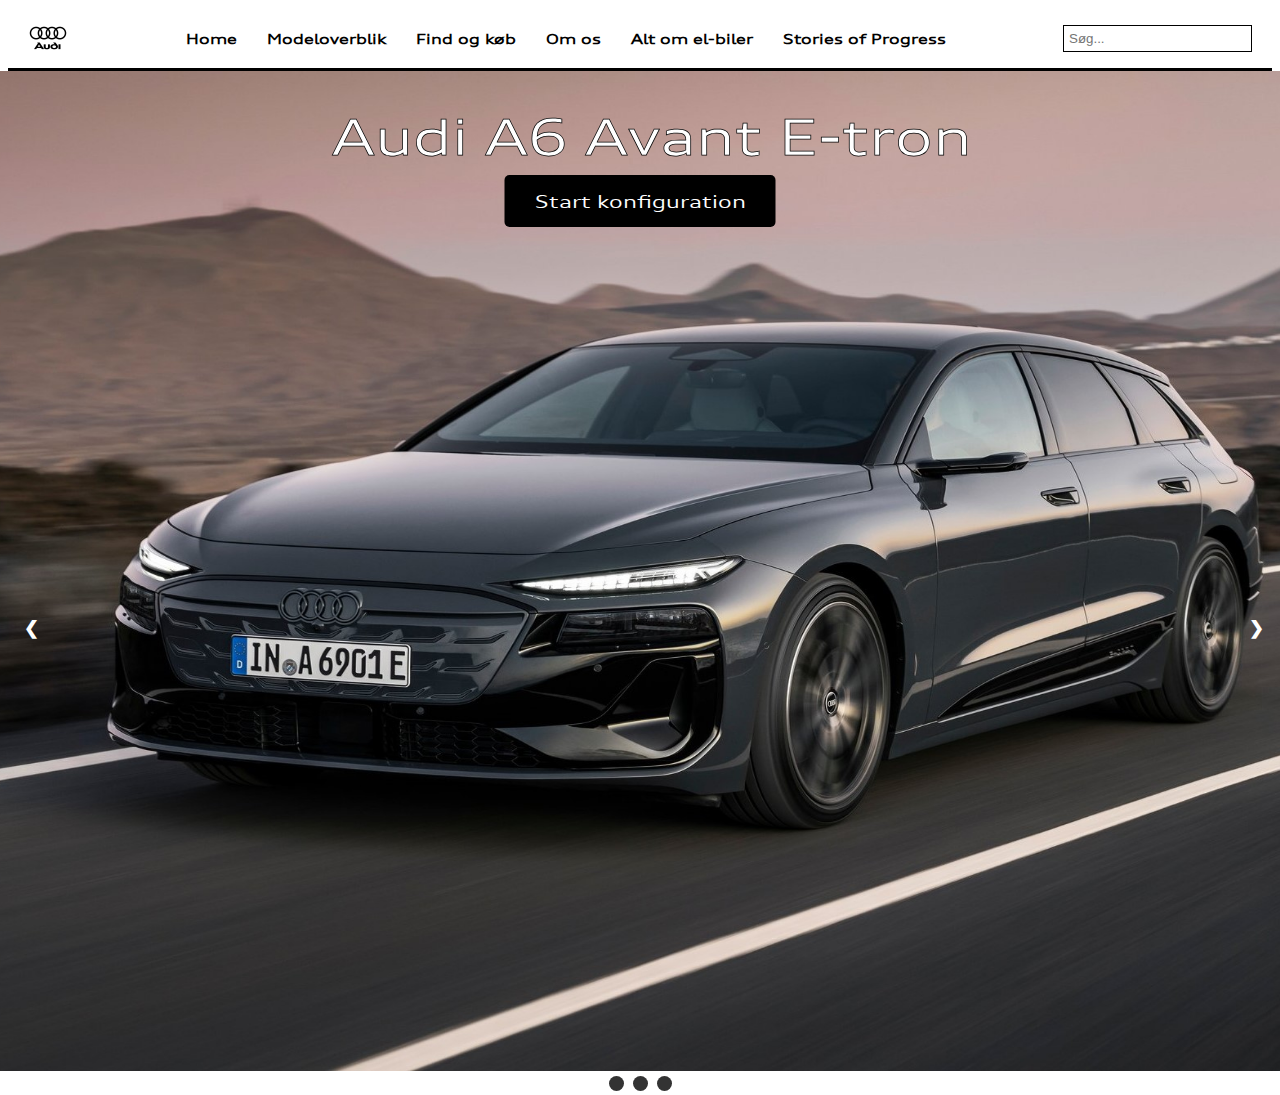
<file: JSprojekt/html/index.html>
<!DOCTYPE html>
<html lang="da">
  <head>
    <meta charset="UTF-8" />
    <meta name="viewport" content="width=device-width, initial-scale=1.0" />
    <title>Audi</title>
    <script src="/JSprojekt/jscript/ilyas.js" defer></script>
    <script src="/JSprojekt/jscript/carjs.js" defer></script>
    <script src="/JSprojekt/jscript/slides.js" defer></script>
    <link rel="stylesheet" href="/JSprojekt/css/stylesheets.css" />
  </head>
  <body>
    <nav class="ilyas-navbar">
      <img src="/JSprojekt/Billeder/audi_logo.png" alt="Audi Logo" class="ilyas-logo">
      <ul class="ilyas-nav-links">
          <li class="ilyas-dropdown">
              <a href="#">Home</a>
              <ul class="ilyas-dropdown-menu">
                  <li><a href="#">Book prøvetur</a></li>
                  <li><a href="#">Find forhandler</a></li>
                  <li><a href="car.html">Priser og brochurer</a></li>
              </ul>
          </li>
          <li class="ilyas-dropdown">
              <a href="#">Modeloverblik</a>
              <ul class="ilyas-dropdown-menu" id="ilyas-model-list"></ul>
          </li>
          <li class="ilyas-dropdown">
              <a href="#">Find og køb</a>
              <ul class="ilyas-dropdown-menu">
                  <li><a href="#">Kampagner</a></li>
                  <li><a href="#">Finansiering</a></li>
                  <li><a href="#">Forsikring</a></li>
                  <li><a href="#">Elektrisk & Hybrid</a></li>
                  <li><a href="#">Opladning</a></li>
              </ul>
          </li>
          <li class="ilyas-dropdown">
              <a href="#">Om os</a>
              <ul class="ilyas-dropdown-menu">
                  <li><a href="#">Audi SPORT</a></li>
                  <li><a href="#">Om Audi</a></li>
                  <li><a href="#">Kontakt os</a></li>
                  <li><a href="#">Karriere</a></li>
              </ul>
          </li>
          <li class="ilyas-dropdown">
              <a href="#">Alt om el-biler</a>
              <ul class="ilyas-dropdown-menu">
                  <li><a href="#">System</a></li>
                  <li><a href="#">Tilslutningsmuligheder</a></li>
                  <li><a href="#">Forsikring</a></li>
                  <li><a href="#">Andet</a></li>
              </ul>
          </li>
          <li class="ilyas-dropdown">
              <a href="#">Stories of Progress</a>
              <ul class="ilyas-dropdown-menu">
                  <li><a href="#">Audi 1910</a></li>
                  <li><a href="#">Audi 1932</a></li>
                  <li><a href="#">Audi S</a></li>
              </ul>
          </li>
      </ul>
      <input type="text" class="ilyas-search" placeholder="Søg...">
  </nav>

  <!--vithu-->
    <!-- Slideshow container -->
    <div class="slideshow-container">
      <!-- Slide 1 -->
      <div class="mySlides fade">
        <div class="numbertext" style="margin-left: -250px">1 / 3</div>
        <div class="billede">
          <img
            src="/JSprojekt/Billeder/Audi-A6-Avant-e-tron.jpg"
            style="width: 1500px; height: 1000px; margin-left: -257.5px"
          />
        </div>
        <div class="text">Audi A6 Avant E-tron</div>
      </div>

      <!-- Slide 2 -->
      <div class="mySlides fade">
        <div class="numbertext" style="margin-left: -250px">2 / 3</div>
        <div class="billede">
          <img
            src="/JSprojekt/Billeder/Audi-Q4-e-tron-1.jpg"
            style="width: 1500px; height: 1000px; margin-left: -257.5px"
          />
        </div>
        <div class="text">Audi Q4 E-tron</div>
      </div>

      <!-- Slide 3 -->
      <div class="mySlides fade">
        <div class="numbertext" style="margin-left: -250px">3 / 3</div>
        <div class="billede">
          <img
            src="/JSprojekt/Billeder/2023-audi-r8-gt-front-three-quarters-motion-3-1664827965.avif"
            style="width: 1500px; height: 1000px; margin-left: -257.5px"
          />
        </div>
        <div class="text">Audi R8 GT</div>
      </div>
    </div>

    <!-- Navigation Buttons -->
    <a class="prev" onclick="plusSlides(-1)" style="margin-top: 150px"
      >&#10094;</a
    >
    <a class="next" onclick="plusSlides(1)" style="margin-top: 150px"
      >&#10095;</a
    >

    <!-- Dots Navigation -->
    <div style="text-align: center">
      <span class="dot" onclick="currentSlide(1)"></span>
      <span class="dot" onclick="currentSlide(2)"></span>
      <span class="dot" onclick="currentSlide(3)"></span>
    </div>

    <div class="button-containter">
      <button class="see-more-button " onclick="window.location.href='car.html'">
        Start konfiguration
      </button>
    </div>
  </body>
</html>
</file>
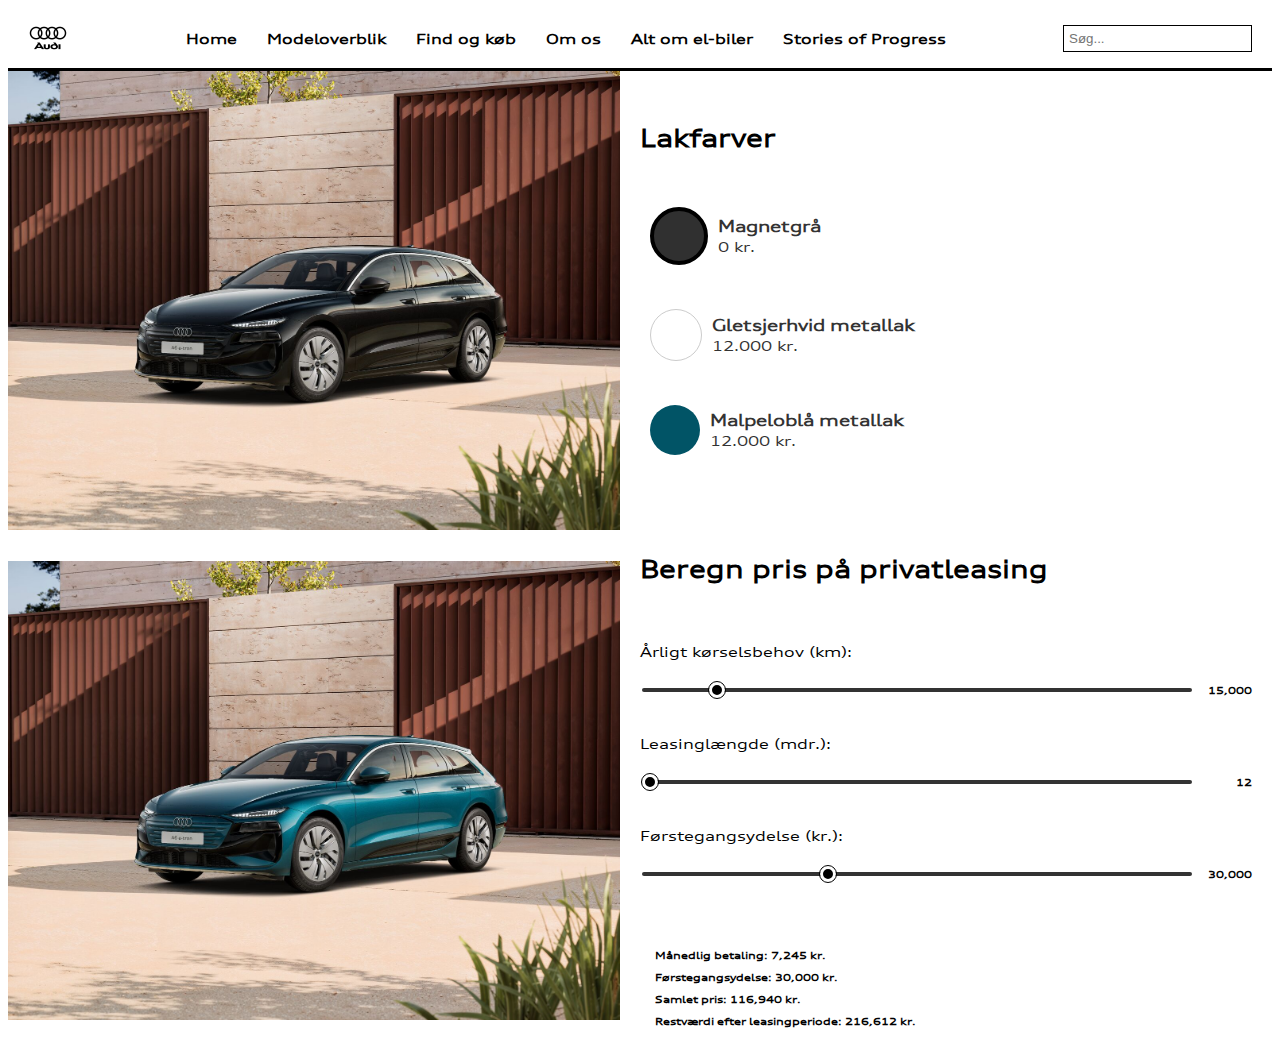
<file: JSprojekt/html/car.html>
<!DOCTYPE html>
<html lang="en">
  <head>
    <meta charset="UTF-8" />
    <meta name="viewport" content="width=device-width, initial-scale=1.0" />
    <title>Car Color Selector</title>
    <script src="/JSprojekt/jscript/ilyas.js" defer></script>
    <link rel="stylesheet" href="/JSprojekt/css/stylesheets.css" />
  </head>
  <body>
    <!-- ilyas -->
    <nav class="ilyas-navbar">
      <img src="/JSprojekt/Billeder/audi_logo.png" alt="Audi Logo" class="ilyas-logo">
      <ul class="ilyas-nav-links">
          <li class="ilyas-dropdown">
              <a href="index.html">Home</a>
              <ul class="ilyas-dropdown-menu">
                  <li><a href="#">Book prøvetur</a></li>
                  <li><a href="#">Find forhandler</a></li>
                  <li><a href="car.html">Priser og brochurer</a></li>
              </ul>
          </li>
          <li class="ilyas-dropdown">
              <a href="#">Modeloverblik</a>
              <ul class="ilyas-dropdown-menu" id="ilyas-model-list"></ul>
          </li>
          <li class="ilyas-dropdown">
              <a href="#">Find og køb</a>
              <ul class="ilyas-dropdown-menu">
                  <li><a href="#">Kampagner</a></li>
                  <li><a href="#">Finansiering</a></li>
                  <li><a href="#">Forsikring</a></li>
                  <li><a href="#">Elektrisk & Hybrid</a></li>
                  <li><a href="#">Opladning</a></li>
              </ul>
          </li>
          <li class="ilyas-dropdown">
              <a href="#">Om os</a>
              <ul class="ilyas-dropdown-menu">
                  <li><a href="#">Audi SPORT</a></li>
                  <li><a href="#">Om Audi</a></li>
                  <li><a href="#">Kontakt os</a></li>
                  <li><a href="#">Karriere</a></li>
              </ul>
          </li>
          <li class="ilyas-dropdown">
              <a href="#">Alt om el-biler</a>
              <ul class="ilyas-dropdown-menu">
                  <li><a href="#">System</a></li>
                  <li><a href="#">Tilslutningsmuligheder</a></li>
                  <li><a href="#">Forsikring</a></li>
                  <li><a href="#">Andet</a></li>
              </ul>
          </li>
          <li class="ilyas-dropdown">
              <a href="#">Stories of Progress</a>
              <ul class="ilyas-dropdown-menu">
                  <li><a href="#">Audi 1910</a></li>
                  <li><a href="#">Audi 1932</a></li>
                  <li><a href="#">Audi S</a></li>
              </ul>
          </li>
      </ul>
      <input type="text" class="ilyas-search" placeholder="Søg...">
  </nav>
 
    <!-- Jakob's kode -->
    <div class="car-selector-container">
      <div class="car-selector-content">
        <div class="car-image-container">
          <img
            id="carImage"
            src="/JSprojekt/images/bluecar.jpeg"
            alt="Car Image"
          />
        </div>
        <div class="car-color-selector">
          <h2>Lakfarver</h2>
          <div class="car-color-option selected" id="black">
            <div class="color-circle black"></div>
            <div>
              <p>Magnetgrå</p>
              <span>0 kr.</span>
            </div>
          </div>

          <div class="car-color-option" id="white">
            <div class="color-circle white"></div>
            <div>
              <p>Gletsjerhvid metallak</p>
              <span>12.000 kr.</span>
            </div>
          </div>

          <div class="car-color-option" id="blue">
            <div class="color-circle blue"></div>
            <div>
              <p>Malpeloblå metallak</p>
              <span>12.000 kr.</span>
            </div>
          </div>
        </div>
      </div>
    </div>

    <script src="/JSprojekt/jscript/carjs.js" defer></script>

    <!-- Casper's kode -->

    <div id="navbar-container"></div>
    <div class="car-selector-container">
      <div class="car-selector-content">
        <div class="car-image-container">
          <img
            id="carImage"
            src="/JSprojekt/images/bluecar.jpeg"
            alt="Car Image"
          />
        </div>
        <div class="leasing-container">
          <h2>Beregn pris på privatleasing</h2>

          <label for="driveLength">Årligt kørselsbehov (km):</label>
          <div class="slider-container">
            <input
              type="range"
              id="driveLength"
              min="10000"
              max="50000"
              step="5000"
              value="15000"
            />
            <span id="driveLengthValue" class="value">15.000</span>
          </div>

          <label for="leasingMonths">Leasinglængde (mdr.):</label>
          <div class="slider-container">
            <input
              type="range"
              id="leasingMonths"
              min="12"
              max="48"
              step="12"
              value="12"
            />
            <span id="leasingValue" class="value">12</span>
          </div>

          <label for="initialPayment">Førstegangsydelse (kr.):</label>
          <div class="slider-container">
            <input
              type="range"
              id="initialPayment"
              min="20000"
              max="50000"
              step="5000"
              value="30000"
            />
            <span id="initialPaymentValue" class="value">30.000</span>
          </div>

          <div class="output" id="output"></div>
        </div>

        <script src="/JSprojekt/jscript/casper.js" defer></script>
      </div>
    </div>
  </body>
</html>
</file>
<file: JSprojekt/css/stylesheets.css>
/* Global reset */
* {
  border: 0px dotted black;
}

/* Ilyas */
.ilyas-navbar {
  background-color: white;
  border-bottom: 3px solid black;
  display: flex;
  align-items: center;
  justify-content: center; /* Center content horizontally */
  padding: 10px 20px;
  position: relative; /* Added to ensure z-index works */

  z-index: 100; /* Ensures navbar is in front of other elements */
}

.ilyas-logo {
  height: 40px;
}

.ilyas-nav-links {
  list-style: none;
  display: flex;
  padding: 0;
  margin: 0;
  flex-grow: 1;
  justify-content: center; /* Center nav links horizontally */
}

.ilyas-nav-links li {
  position: relative;
}

.ilyas-nav-links a {
  text-decoration: none;
  color: black;
  padding: 10px 15px;
  display: block;
  font-weight: bold;
  font-size: 14px; /* Ensures the text size is small */
}

.ilyas-nav-links a:hover {
  background-color: black;
  color: white;
}

.ilyas-dropdown-menu {
  display: none;
  position: absolute;
  top: 100%;
  left: 0;
  background-color: white;
  border: 1px solid black;
  list-style: none;
  padding: 0;
  width: 200px;
  z-index: 10; /* Ensures dropdown is in front of other elements */
  font-family: sans-serif; /* Ensure dropdown uses default font (not "auditype") */
}

.ilyas-dropdown:hover .ilyas-dropdown-menu {
  display: block;
}

.ilyas-dropdown-menu li {
  padding: 10px;
}

.ilyas-search {
  padding: 5px;
  border: 1px solid black;
}

/* Casper har lavet denne - skulle gerne være font fra Audi hjemmeside */
@font-face {
  font-family: "auditype";
  src: url(/font/Auditype\ Extended\ Normal.woff2) format(woff2),
    url(/font/Auditype\ Extended\ Bold.woff2) format(woff2);
  font-weight: normal;
  font-style: normal;
}

.h1 h2 h3 {
  font-family: inherit;
}

body {
  font-family: "auditype", sans-serif;
  background-color: #ffffff;
  color: #000000;
  padding: 0;
}

/* Casper leasing beregner */
.leasing-container {
  flex: 1;
  display: flex;
  flex-direction: column;
  gap: 24px;
  width: 100%;
  margin-right: 20px;
}

h2 {
  font-size: 24px;
  font-weight: bold;
  text-align: left;
  margin-bottom: 20px;
}

label {
  display: block;
  font-size: 14px;
  margin-top: 15px;
}

.slider-container {
  display: flex;
  align-items: center;
  justify-content: space-between;
}

input[type="range"] {
  flex: 1;
  -webkit-appearance: none;
  appearance: none;
  height: 4px;
  background: #333333;
  outline: none;
  border-radius: 2px;
  margin-right: 10px;
}

input[type="range"]::-webkit-slider-thumb {
  -webkit-appearance: none;
  width: 16px;
  height: 16px;
  background: #000000;
  border-radius: 50%;
  cursor: pointer;
  border: 3px solid white;
  outline: 1px solid black;
}

input[type="range"]::-moz-range-thumb {
  width: 16px;
  height: 16px;
  background: black;
  border-radius: 50%;
  cursor: pointer;
}

.value {
  width: 50px;
  text-align: right;
  font-weight: bold;
  font-size: 10px;
}

.output {
  font-size: 10px;
  font-weight: bold;
  margin-top: 20px;
  padding: 15px;
  background: #ffffff;
  border-radius: 0px;
  text-align: left;
}

/* VITHULAN */

/* Slideshow container */
.slideshow-container {
  max-width: 1000px;
  position: relative;
  margin: auto;
}

/* Hide the images by default */
.mySlides {
  display: none;
}

/* Next & previous buttons */
.prev,
.next {
  cursor: pointer;
  position: absolute;
  top: 50%;
  width: auto;
  margin-top: -22px;
  padding: 16px;
  color: #ffffff;
  font-weight: bold;
  font-size: 18px;
  transition: 0.6s ease;
  border-radius: 0 3px 3px 0;
  user-select: none;
}

/* Position the "next button" to the right */
.next {
  right: 0;
  border-radius: 3px 0 0 3px;
}

/* On hover, add a black background color with a little bit see-through */
.prev:hover,
.next:hover {
  background-color: #000000;
}

/* Caption text */
.text {
  color: #ffffff;
  font-family: inherit;
  -webkit-text-stroke: 0.75px #000000;
  font-size: 50px;
  padding: 8px 12px;
  position: absolute;
  bottom: 900px;
  width: 100%;
  text-align: center;
}

/* Number text (1/3 etc) */
.numbertext {
  color: #ffffff;
  font-size: 12px;
  padding: 8px 12px;
  position: absolute;
  top: 0;
}

/* The dots/bullets/indicators */
.dot {
  cursor: pointer;
  height: 15px;
  width: 15px;
  margin: 0 2px;
  background-color: #333333;
  border-radius: 50%;
  display: inline-block;
  transition: background-color 0.6s ease;
}

.active,
.dot:hover {
  background-color: #333333;
}

/* Fading animation */
.fade {
  animation-name: fade;
  animation-duration: 1.5s;
}

@keyframes fade {
  from {
    opacity: 0.4;
  }
  to {
    opacity: 1;
  }
}

.see-more-button {
  display: flex;
  background-color: #000000;
  color: #ffffff;
  justify-content: center;
  align-items: center;
  font-family: inherit;
  font-size: 18px;
  padding: 15px 30px;
  margin-top: -920px;
  text-align: center;
  position: relative;
  left: 50%;
  transform: translateX(-50%);
  cursor: pointer;
  border-radius: 5px;
}

.see-more-button:hover {
  background-color: #333333;
}

.button-container {
  text-align: center; /* Centrerer knappen horisontalt */
  margin-top: 20px; /* Giver lidt afstand fra slideren */
}

/* Jakob */
.car-color-selector h2 {
  text-align: left;
  align-self: flex-start;
}

.car-selector-content {
  display: flex;
  align-items: center;
  gap: 20px;
  flex-wrap: wrap;
  width: 100%;
}

.car-image-container {
  flex: 1;
  width: 0;
}

.car-image-container img {
  width: 100%;
  max-width: 1200px;
  height: auto;
}

.car-color-selector {
  flex: 1;
  display: flex;
  flex-direction: column;
  gap: 24px;
  width: 100%;
  align-self: flex-start;
  padding-top: 32px;
  margin-right: 20px;
}

.car-color-option {
  display: flex;
  align-items: center;
  gap: 10px;
  cursor: pointer;
  padding: 10px;
  border-radius: 5px;
  transition: all 0.3s ease;
  text-align: left;
}

.car-color-option p {
  font-size: 16px;
  font-weight: bold;
  color: #333333;
  margin: 0;
}

.car-color-option span {
  font-size: 14px;
  color: #333333;
}

.color-circle {
  width: 50px;
  height: 50px;
  border-radius: 50%;
}

.black {
  background-color: #303030;
}

.white {
  background-color: #ffffff;
  border: 1px solid #ccc;
}

.blue {
  background-color: #015466;
}

.car-color-option.selected .color-circle {
  border: 4px solid black;
}

@media (max-width: 768px) {
  .car-selector-content {
    flex-direction: column;
    gap: 30px;
  }

  .leasing-container {
    flex-direction: column;
    gap: 30px;
  }

  .car-color-selector {
    display: block;
    gap: 10px;
  }

  .car-color-option {
    justify-content: flex-start;
  }

  .car-image-container img {
    max-width: 90%;
  }
}
</file>
